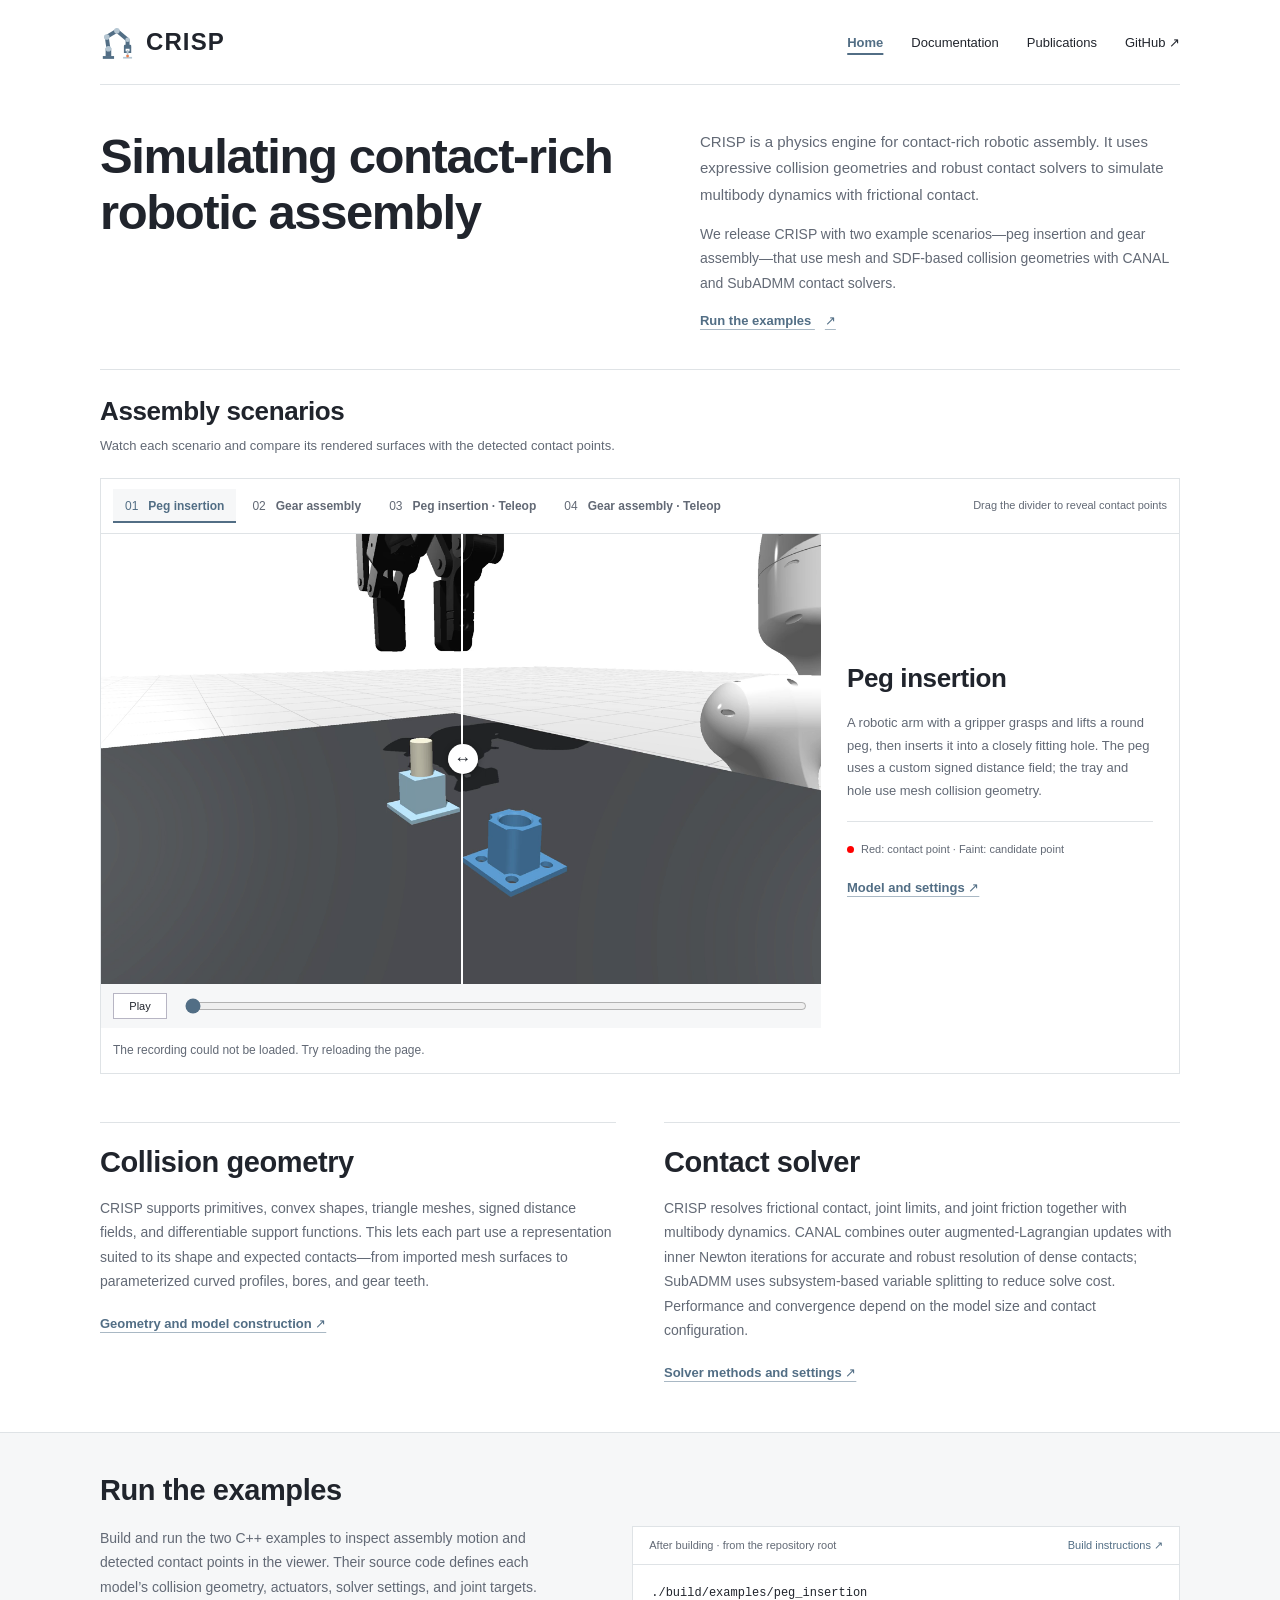
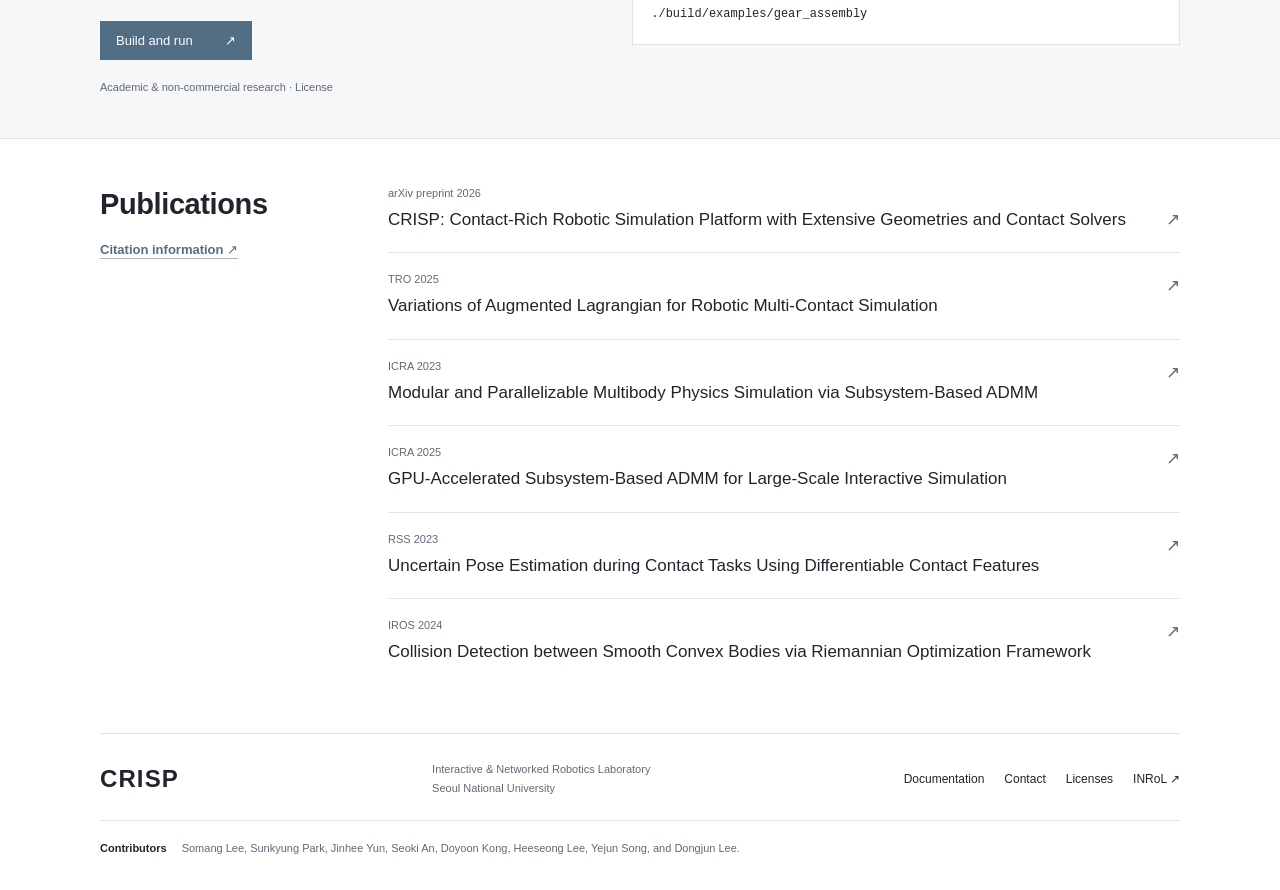
<file: site/index.html>
<!doctype html>
<html lang="en">
<head>
  <meta charset="utf-8">
  <meta name="viewport" content="width=device-width, initial-scale=1">
  <title>Simulating contact-rich robotic assembly</title>
  <meta name="description" content="CRISP uses expressive collision geometries and robust contact solvers to simulate multibody dynamics with frictional contact.">
  <meta name="theme-color" content="#526e85">
  <meta property="og:title" content="Simulating contact-rich robotic assembly">
  <meta property="og:description" content="Peg insertion and gear assembly scenarios with expressive collision geometries and robust contact solvers.">
  <link rel="icon" href="favicon.svg?v=gripper-symmetric" type="image/svg+xml">
  <link rel="stylesheet" href="styles.css?v=contact-footer">
  <script src="index.js?v=4c93de440202" defer></script>
</head>
<body>
<a class="skip" href="#main">Skip to content</a>
<header class="header wrap">
  <a class="wordmark" href="./" aria-label="CRISP home"><img class="brand-symbol" src="brand-icon.svg?v=gripper-symmetric" alt="" width="36" height="36">CRISP</a>
  <nav aria-label="Main navigation">
    <a href="./" aria-current="page">Home</a>
    <a href="docs/overview/">Documentation</a>
    <a href="docs/publications/">Publications</a>
    <a href="https://github.com/INRoL/crisp">GitHub ↗</a>
  </nav>
</header>
<main id="main">
  <section class="intro wrap">
    <div>
      <h1 class="project-title">Simulating contact-rich <span class="title-line">robotic assembly</span></h1>
    </div>
    <div class="intro-copy">
      <p>CRISP is a physics engine for contact-rich robotic assembly. It uses expressive collision geometries and robust contact solvers to simulate multibody dynamics with frictional contact.</p>
      <p>We release CRISP with two example scenarios—peg insertion and gear assembly—that use mesh and SDF-based collision geometries with CANAL and SubADMM contact solvers.</p>
      <a class="text-link" href="docs/installation/">Run the examples <span>↗</span></a>
    </div>
  </section>

  <div class="wrap examples-heading"><h2>Assembly scenarios</h2><p>Watch each scenario and compare its rendered surfaces with the detected contact points.</p></div>
  <section class="contact-lab wrap" id="contact" aria-label="Assembly scenarios">
    <div class="lab-toolbar">
      <div class="segmented scenes" role="group" aria-label="Assembly scene">
        <button type="button" data-scene="peg" aria-pressed="true"
          data-video="assets/peg_insertion-comparison.mp4?v=8e7954183791"
          data-clean-poster="assets/peg_insertion.png?v=066bef5bc6b8" data-contact-poster="assets/peg_insertion-contacts.png?v=f99e64b30d49">01 <span>Peg insertion</span></button>
        <button type="button" data-scene="gear" aria-pressed="false"
          data-video="assets/gear_assembly-comparison.mp4?v=b8272c894180"
          data-clean-poster="assets/gear_assembly.png?v=1f0cbc641730" data-contact-poster="assets/gear_assembly-contacts.png?v=bb63b7c9c455">02 <span>Gear assembly</span></button>
        <button type="button" data-scene="peg-teleop" aria-pressed="false"
          data-video="assets/peg_insertion-teleop-comparison.mp4?v=4a3e00592762"
          data-clean-poster="assets/peg_insertion-teleop.png?v=daf51960136b" data-contact-poster="assets/peg_insertion-teleop-contacts.png?v=375c9b67743b">03 <span>Peg insertion · Teleop</span></button>
        <button type="button" data-scene="gear-teleop" aria-pressed="false"
          data-video="assets/gear_assembly-teleop-comparison.mp4?v=82ba7662eafd"
          data-clean-poster="assets/gear_assembly-teleop.png?v=a7ebaf5a496e" data-contact-poster="assets/gear_assembly-teleop-contacts.png?v=d03a13b0bd7d">04 <span>Gear assembly · Teleop</span></button>
      </div>
      <p class="compare-hint">Drag the divider to reveal contact points</p>
    </div>
    <div class="lab-body">
      <div class="video-panel">
        <div class="comparison-stage" id="comparison-stage" style="--split:50%">
          <video id="comparison-source" class="decode-source" muted loop playsinline preload="auto" aria-hidden="true" tabindex="-1" src="assets/peg_insertion-comparison.mp4?v=8e7954183791"></video>
          <canvas id="comparison-canvas" width="1280" height="800" role="img" aria-label="Peg insertion: surface rendering on the left, contact points on the right"><img src="assets/peg_insertion-contacts.png?v=f99e64b30d49" alt="Contact points during peg insertion"></canvas>
          <div class="comparison-divider" aria-hidden="true"><span>↔</span></div>
          <input id="comparison-slider" class="comparison-slider" type="range" min="0" max="100" value="50" autocomplete="off" aria-label="Surface and contact-point comparison" aria-valuetext="50 percent surface, 50 percent contact points">
        </div>
        <div class="playback-controls">
          <button id="play-toggle" type="button" aria-label="Play recording">Play</button>
          <input id="playback-position" type="range" min="0" max="10" step="0.05" value="0" autocomplete="off" aria-label="Recording position in seconds">
        </div>
      </div>
      <aside class="observation">
        <h2 id="scene-title">Peg insertion</h2>
        <p id="scene-description">A robotic arm with a gripper grasps and lifts a round peg, then inserts it into a closely fitting hole. The peg uses a custom signed distance field; the tray and hole use mesh collision geometry.</p>
        <p class="legend"><span class="contact-dot"></span> Red: contact point · Faint: candidate point</p>
        <a id="scene-guide" class="text-link" href="docs/examples/#peg-insertion">Model and settings ↗</a>
      </aside>
    </div>
    <p id="media-status" role="status"></p>
    <noscript><img src="assets/peg_insertion-contacts.png?v=f99e64b30d49" alt="Contact points during peg insertion"><p class="recording-note">The comparison player requires JavaScript. See the <a href="docs/examples/">examples</a> for descriptions.</p></noscript>
  </section>

  <section class="wrap explanation" id="approach">

    <div class="method-grid">
      <article><h2>Collision geometry</h2><p>CRISP supports primitives, convex shapes, triangle meshes, signed distance fields, and differentiable support functions. This lets each part use a representation suited to its shape and expected contacts—from imported mesh surfaces to parameterized curved profiles, bores, and gear teeth.</p><a class="text-link" href="docs/model-construction/#collision-geometry">Geometry and model construction ↗</a></article>
      <article><h2>Contact solver</h2><p>CRISP resolves frictional contact, joint limits, and joint friction together with multibody dynamics. CANAL combines outer augmented-Lagrangian updates with inner Newton iterations for accurate and robust resolution of dense contacts; SubADMM uses subsystem-based variable splitting to reduce solve cost. Performance and convergence depend on the model size and contact configuration.</p><a class="text-link" href="docs/contact-solvers/">Solver methods and settings ↗</a></article>
    </div>
  </section>

  <section class="use-section"><div class="wrap use-grid">
    <div><h2>Run the examples</h2><p>Build and run the two C++ examples to inspect assembly motion and detected contact points in the viewer. Their source code defines each model’s collision geometry, actuators, solver settings, and joint targets.</p><a class="button" href="docs/installation/">Build and run <span>↗</span></a><p class="license-note">Academic &amp; non-commercial research · <a href="https://github.com/INRoL/crisp/blob/main/LICENSE">License</a></p></div>
    <div class="code-window"><div class="code-title"><span>After building · from the repository root</span><a href="docs/installation/">Build instructions ↗</a></div><pre><code>./build/examples/peg_insertion
./build/examples/gear_assembly</code></pre></div>
  </div></section>

  <section class="wrap research" id="research">
    <div><h2>Publications</h2><a class="text-link" href="docs/publications/">Citation information ↗</a></div>
    <div class="paper-list">
      <a href="https://doi.org/10.48550/arXiv.2609.21761"><span>arXiv preprint 2026</span><h3>CRISP: Contact-Rich Robotic Simulation Platform with Extensive Geometries and Contact Solvers</h3><span class="paper-arrow">↗</span></a>
      <a href="https://doi.org/10.1109/TRO.2025.3577410"><span>TRO 2025</span><h3>Variations of Augmented Lagrangian for Robotic Multi-Contact Simulation</h3><span class="paper-arrow">↗</span></a>
      <a href="https://doi.org/10.1109/ICRA48891.2023.10161052"><span>ICRA 2023</span><h3>Modular and Parallelizable Multibody Physics Simulation via Subsystem-Based ADMM</h3><span class="paper-arrow">↗</span></a>
      <a href="https://doi.org/10.1109/ICRA55743.2025.11128665"><span>ICRA 2025</span><h3>GPU-Accelerated Subsystem-Based ADMM for Large-Scale Interactive Simulation</h3><span class="paper-arrow">↗</span></a>
      <a href="https://doi.org/10.15607/RSS.2023.XIX.043"><span>RSS 2023</span><h3>Uncertain Pose Estimation during Contact Tasks Using Differentiable Contact Features</h3><span class="paper-arrow">↗</span></a>
      <a href="https://doi.org/10.1109/IROS58592.2024.10802286"><span>IROS 2024</span><h3>Collision Detection between Smooth Convex Bodies via Riemannian Optimization Framework</h3><span class="paper-arrow">↗</span></a>
    </div>
  </section>

</main>
<footer class="wrap footer">
  <div class="footer-main"><a class="wordmark" href="./">CRISP</a><p>Interactive &amp; Networked Robotics Laboratory<br>Seoul National University</p><div class="footer-links"><a href="docs/overview/">Documentation</a><a href="mailto:hopelee@snu.ac.kr" aria-label="Contact CRISP by email">Contact</a><a href="docs/licenses/">Licenses</a><a href="https://www.inrol.snu.ac.kr/">INRoL ↗</a></div></div>
  <p class="footer-contributors"><strong>Contributors</strong> Somang Lee, Sunkyung Park, Jinhee Yun, Seoki An, Doyoon Kong, Heeseong Lee, Yejun Song, and Dongjun Lee.</p>
</footer>
</body>
</html>
</file>
<file: site/styles.css>
:root {
  --ink: #20242c;
  --muted: #626975;
  --paper: #ffffff;
  --panel: #f6f7f8;
  --line: #dfe3e6;
  --accent: #526e85;
  --link: #526e85;
  --accent-soft: #edf1f4;
  font-family: -apple-system, BlinkMacSystemFont, "Segoe UI", sans-serif;
  color: var(--ink);
  background: var(--paper);
  font-synthesis: none;
}
* { box-sizing: border-box; }
body { margin: 0; }
html { scroll-behavior: smooth; scroll-padding-top: 24px; }
a { color: inherit; text-decoration: none; }
a:hover { text-decoration: underline; text-underline-offset: 4px; }
a:focus-visible, button:focus-visible, input:focus-visible, summary:focus-visible { outline: 2px solid var(--accent); outline-offset: 4px; }
button, input { font: inherit; }
button, summary { cursor: pointer; }
img, video { display: block; width: 100%; height: auto; }
p, figure, h1, h2, h3 { margin: 0; }
p { line-height: 1.75; }
code { font-family: ui-monospace, SFMono-Regular, Consolas, monospace; font-size: .88em; }
.wrap { width: min(1080px, calc(100% - 64px)); margin-inline: auto; }
.header { display: flex; align-items: center; justify-content: space-between; gap: 24px; padding-block: 24px; border-bottom: 1px solid var(--line); }
.wordmark { display: inline-flex; align-items: center; gap: 10px; font-family: inherit; font-size: 24px; font-weight: 700; letter-spacing: 1.1px; line-height: 1; }
.brand-symbol { flex: 0 0 36px; width: 36px; height: 36px; }
.header nav { display: flex; align-items: center; gap: 28px; font-size: 13px; }
.header .wordmark:hover { text-decoration: none; }
.header nav a { padding-block: 7px; }
.header nav a[aria-current] { color: var(--accent); font-weight: 600; text-decoration: underline; text-decoration-thickness: 2px; text-underline-offset: 6px; }
.eyebrow { font-size: 11px; font-weight: 500; color: var(--muted); margin-bottom: 16px; }
h1, h2 { font-family: inherit; font-weight: 600; }
h1 { font-size: clamp(34px, 3.4vw, 44px); line-height: 1.18; letter-spacing: -1.1px; }
h2 { font-size: 29px; line-height: 1.2; letter-spacing: -.4px; }
h3 { font-size: 20px; font-weight: 500; line-height: 1.4; }
.intro { display: grid; grid-template-columns: 1.15fr 1fr; gap: 48px; align-items: start; padding-block: 44px 36px; }
.intro .project-title { font-size: clamp(35px, 4vw, 49px); font-weight: 700; line-height: 1.14; letter-spacing: -1.4px; max-width: 540px; }
.project-title .title-line { display: block; }
.intro-copy p { font-size: 15px; color: var(--muted); margin-bottom: 14px; }
.intro-copy p + p { font-size: 14px; }
.text-link { text-decoration: underline; text-underline-offset: 4px; text-decoration-color: #a9b8c4; color: var(--link); font-size: 13px; font-weight: 600; display: inline-block; line-height: 1.8; }
.text-link span { padding-left: 10px; }
.contact-lab { border: 1px solid var(--line); }
.lab-toolbar { display: flex; flex-wrap: wrap; justify-content: space-between; align-items: center; gap: 16px; border-bottom: 1px solid var(--line); padding: 10px 12px; }
.segmented { display: flex; gap: 4px; }
.segmented button { border: 0; padding: 10px 12px; background: transparent; color: var(--muted); font-size: 12px; line-height: 1.2; }
.segmented button[aria-pressed="true"] { background: var(--panel); color: var(--accent); box-shadow: inset 0 -2px var(--accent); }
.scenes { flex-wrap: wrap; }
.scenes button { display: flex; gap: 10px; align-items: center; }
.scenes button span { font-weight: 600; }
.compare-hint { font-size: 11px; color: var(--muted); }
.lab-body { display: grid; grid-template-columns: minmax(0, 720px) minmax(260px, 1fr); }
.video-panel { min-width: 0; background: var(--panel); }
.comparison-stage { position: relative; aspect-ratio: 1.6; overflow: hidden; background: #303037; }
.decode-source { position: absolute; width: 1px !important; height: 1px !important; opacity: 0; pointer-events: none; }
#comparison-canvas { display: block; width: 100%; height: 100%; }
.comparison-divider { position: absolute; left: var(--split); top: 0; bottom: 0; border-left: 2px solid #fff; pointer-events: none; }
.comparison-divider > span { position: absolute; top: 50%; transform: translate(-50%, -50%); display: grid; place-items: center; width: 30px; height: 30px; background: #fff; color: var(--ink); border-radius: 50%; box-shadow: 0 1px 6px #0005; font-size: 17px; }
.comparison-slider { position: absolute; inset: 0; margin: 0; width: 100%; height: 100%; opacity: 0; cursor: ew-resize; touch-action: pan-y; }
.comparison-stage:focus-within { outline: 3px solid var(--accent); outline-offset: -3px; }
.playback-controls { display: flex; gap: 16px; align-items: center; padding: 9px 12px; background: var(--panel); }
.playback-controls button { border: 1px solid #b7b5c3; background: var(--paper); color: var(--ink); padding: 6px 10px; font-size: 11px; min-width: 54px; }
.playback-controls input { flex: 1; min-width: 50px; accent-color: var(--accent); }
.observation { padding: 30px 26px; align-self: center; }
.observation h2 { font-size: 26px; }
.observation > p:not(.eyebrow) { font-size: 13px; color: var(--muted); margin-top: 18px; }
.observation .legend { font-size: 11px !important; line-height: 1.65; padding-top: 18px; border-top: 1px solid var(--line); margin-bottom: 18px; }
.contact-dot { display: inline-block; width: 7px; height: 7px; border-radius: 50%; background: #ff0000; margin-right: 4px; }
.recording-note, #media-status:not(:empty) { padding: 12px; font-size: 12px; color: var(--muted); }
.explanation { padding-block: 48px; }
.method-grid { display: grid; grid-template-columns: 1fr 1fr; gap: 48px; }
.method-grid article { border-top: 1px solid var(--line); padding-top: 22px; }
.method-grid p { font-size: 14px; color: var(--muted); margin-top: 16px; }
.method-grid .text-link { margin-top: 18px; }
.use-section { background: var(--panel); border-block: 1px solid var(--line); padding-block: 40px; }
.use-grid { display: grid; grid-template-columns: 1fr 1.15fr; gap: 56px; align-items: center; }
.use-grid > div > p { color: var(--muted); font-size: 14px; margin-top: 18px; }
.button { display: inline-flex; align-items: center; gap: 32px; padding: 12px 16px; color: #ffffff; background: var(--accent); font-size: 13px; margin-top: 22px; }
.button:hover { background: #40576a; text-decoration: none; }
.use-grid .license-note { font-size: 11px; }
.code-window { background: var(--paper); border: 1px solid var(--line); min-width: 0; }
.code-title { padding: 12px 16px; border-bottom: 1px solid var(--line); display: flex; justify-content: space-between; gap: 16px; font-size: 11px; color: var(--muted); }
.code-title a { color: var(--link); }
pre { margin: 0; overflow-x: auto; line-height: 1.8; tab-size: 2; }
.code-window pre { padding: 18px; font-size: 12px; }
.research { padding-block: 48px; display: grid; grid-template-columns: 240px 1fr; gap: 48px; }
.research .text-link { margin-top: 16px; }
.paper-list > a { display: block; position: relative; padding: 20px 28px 20px 0; border-top: 1px solid var(--line); }
.paper-list > a:first-child { padding-top: 0; border-top: 0; }
.paper-list span { display: block; font-size: 11px; color: var(--muted); margin-bottom: 8px; }
.paper-list h3 { font-size: 17px; line-height: 1.5; }
.paper-list .paper-arrow { position: absolute; right: 0; top: 22px; font-size: 17px; }
.footer { padding-block: 26px 32px; border-top: 1px solid var(--line); }
.footer-main { display: flex; align-items: center; justify-content: space-between; gap: 24px; flex-wrap: wrap; }
.docs-footer { display: flex; align-items: center; justify-content: space-between; gap: 24px; flex-wrap: wrap; }
.footer p { font-size: 11px; color: var(--muted); }
.footer-links { display: flex; flex-wrap: wrap; gap: 20px; }
.footer a:not(.wordmark) { font-size: 12px; }
.footer-contributors { margin-top: 22px; padding-top: 18px; border-top: 1px solid var(--line); }
.footer-contributors strong { color: var(--ink); margin-right: 12px; }
.skip { position: absolute; top: -80px; left: 16px; padding: 12px; background: var(--paper); z-index: 10; }
.skip:focus { top: 12px; }
.docs-layout { display: grid; grid-template-columns: 176px minmax(0, 1fr) 140px; gap: 36px; align-items: start; padding-block: 40px 64px; }
.docs-nav, .docs-toc { position: sticky; top: 24px; }
.docs-nav summary { font-size: 12px; font-weight: 600; margin-bottom: 18px; }
.docs-nav nav { display: flex; flex-direction: column; gap: 2px; }
.docs-nav .nav-group { margin: 20px 0 6px; padding-left: 10px; font-size: 11px; font-weight: 600; letter-spacing: .2px; color: var(--muted); }
.docs-nav .nav-group:first-child { margin-top: 0; }
.docs-nav a { font-size: 12px; line-height: 1.5; padding: 8px 10px; border-left: 2px solid transparent; }
.docs-nav a[aria-current] { border-color: var(--accent); background: var(--accent-soft); color: var(--accent); font-weight: 600; }
.docs-toc .eyebrow { margin-bottom: 12px; }
.docs-toc ul { list-style: none; margin: 0; padding: 0; }
.docs-toc > .toc > ul > li > a { display: none; }
.docs-toc li a { display: block; font-size: 11px; line-height: 1.5; color: var(--muted); padding: 6px 0; }
.docs-release-notes .docs-toc > .toc > ul > li > a { display: block; }
.docs-release-notes .release-toc-version details > summary { cursor: pointer; color: var(--muted); }
.docs-release-notes .release-toc-version details > summary a { display: inline-block; color: var(--ink); font-weight: 600; }
.docs-release-notes .release-toc-version > a { color: var(--ink); font-weight: 600; }
.docs-release-notes .release-toc-version ul { margin: 2px 0 8px 4px; padding-left: 12px; border-left: 1px solid var(--line); }
.docs-release-notes .release-toc-version ul a { padding: 4px 0; }
.prose { min-width: 0; text-wrap: pretty; }
.prose h1 { font-size: 36px; margin-bottom: 24px; }
.prose h2 { font-size: 26px; margin: 36px 0 16px; }
.prose h3 { font-size: 20px; margin: 28px 0 14px; }
.prose p, .prose li { font-size: 15px; line-height: 1.8; }
.prose p { margin-block: 16px; }
.prose ul, .prose ol { padding-left: 22px; margin-block: 18px; }
.prose li + li { margin-top: 8px; }
.prose a { color: var(--link); text-decoration: underline; text-underline-offset: 3px; }
.prose pre { background: var(--panel); padding: 18px; margin-block: 22px; font-size: 12px; border: 1px solid var(--line); border-left: 3px solid #bec9d1; }
.prose :not(pre) > code { padding: 2px 4px; background: var(--panel); overflow-wrap: anywhere; }
.prose table { display: table; width: 100%; max-width: 100%; table-layout: fixed; border-collapse: collapse; font-size: 12px; line-height: 1.7; margin-block: 24px; }
.prose td, .prose th { text-align: left; vertical-align: top; overflow-wrap: anywhere; padding: 10px 12px; border-bottom: 1px solid var(--line); }
.prose th { background: var(--panel); font-weight: 600; }
.docs-overview .prose th:nth-child(1) { width: 22%; }
.docs-overview .prose th:nth-child(2) { width: 58%; }
.docs-overview .prose th:nth-child(3) { width: 20%; }
.docs-installation .prose th:nth-child(1) { width: 34%; }
.docs-installation .prose th:nth-child(2) { width: 66%; }
.docs-examples .prose th:nth-child(1) { width: 36%; }
.docs-examples .prose th:nth-child(2),
.docs-examples .prose th:nth-child(3) { width: 32%; }
.docs-model-construction .prose th:nth-child(1) { width: 30%; }
.docs-model-construction .prose th:nth-child(2) { width: 70%; }
.docs-model-construction .prose table:has(th:nth-child(3)) th:nth-child(1) { width: 28%; }
.docs-model-construction .prose table:has(th:nth-child(3)) th:nth-child(2) { width: 22%; }
.docs-model-construction .prose table:has(th:nth-child(3)) th:nth-child(3) { width: 50%; }
.docs-contact-solvers .prose th:nth-child(1) { width: 36%; }
.docs-contact-solvers .prose th:nth-child(2) { width: 64%; }
.docs-contact-solvers .prose td:first-child code { white-space: nowrap; }
.docs-api-reference .prose th:nth-child(1) { width: 36%; }
.docs-api-reference .prose th:nth-child(2) { width: 64%; }
.prose blockquote { border-left: 3px solid var(--accent); margin: 22px 0; padding-left: 18px; }
.page-navigation { display: flex; justify-content: space-between; gap: 24px; border-top: 1px solid var(--line); padding-top: 20px; margin-top: 40px; font-size: 13px; }
.page-navigation a { color: var(--link); text-decoration: none; }
.page-navigation span { display: block; color: var(--muted); font-size: 11px; margin-bottom: 5px; }
.page-next { margin-left: auto; text-align: right; }
@media(max-width:1000px) {
  .docs-layout { grid-template-columns: 170px minmax(0, 1fr); gap: 30px; }
  .docs-toc { display: none; }
  .intro { gap: 32px; }
  .observation { padding: 20px; }
}
@media(max-width:760px) {
  .wrap { width: calc(100% - 40px); }
  .intro { grid-template-columns: 1fr; gap: 20px; padding-block: 32px; }
  .intro-copy { max-width: 560px; }
  .lab-body { grid-template-columns: 1fr; }
  .observation { padding: 22px; }
  .observation .legend { margin-top: 14px; padding-top: 14px; }
  .method-grid, .use-grid { gap: 28px; }
  .research { grid-template-columns: 1fr; gap: 28px; }
  .header nav { gap: 16px; }
  .lab-toolbar { flex-wrap: wrap; gap: 8px; }
  .compare-hint { padding-left: 12px; }
}
@media(max-width:580px) {
  .wrap { width: calc(100% - 32px); }
  .header { flex-direction: column; align-items: stretch; padding-block: 20px; gap: 18px; }
  .header nav { flex-wrap: wrap; justify-content: space-between; gap: 10px 16px; font-size: 12px; }
  .wordmark { font-size: 23px; }
  h1 { font-size: 34px; }
  .project-title .title-line { display: inline; }
  .intro-copy p { font-size: 14px; }
  .scenes { width: 100%; }
  .scenes button { flex: 1 1 calc(50% - 4px); justify-content: center; padding-inline: 8px; }
  .compare-hint { font-size: 10px; }
  .method-grid, .use-grid { grid-template-columns: 1fr; }
  .explanation, .research { padding-block: 36px; }
  .use-section { padding-block: 32px; }
  .footer-main { flex-wrap: wrap; }
  .docs-layout { grid-template-columns: minmax(0, 1fr); gap: 28px; padding-block: 24px 40px; }
  .docs-nav { position: static; border-bottom: 1px solid var(--line); padding-bottom: 12px; }
  .docs-nav summary { margin-bottom: 8px; }
  .docs-nav nav { display: grid; grid-template-columns: 1fr 1fr; }
  .docs-nav .nav-group { grid-column: 1 / -1; }
  .prose h1 { font-size: 32px; }
  .docs-contact-solvers .prose td:first-child code { white-space: normal; }
}
@media(max-width:380px) {
  .header nav { justify-content: flex-start; }
  .scenes button { flex-basis: 100%; }
}
@media(prefers-reduced-motion:reduce) { html { scroll-behavior: auto; } }
pre code { font-size: 1em; }
.examples-heading { border-top: 1px solid var(--line); padding-top: 26px; margin-bottom: 20px; }
.examples-heading h2 { font-size: 26px; }
.examples-heading p { font-size: 13px; color: var(--muted); margin-top: 8px; }
</file>
